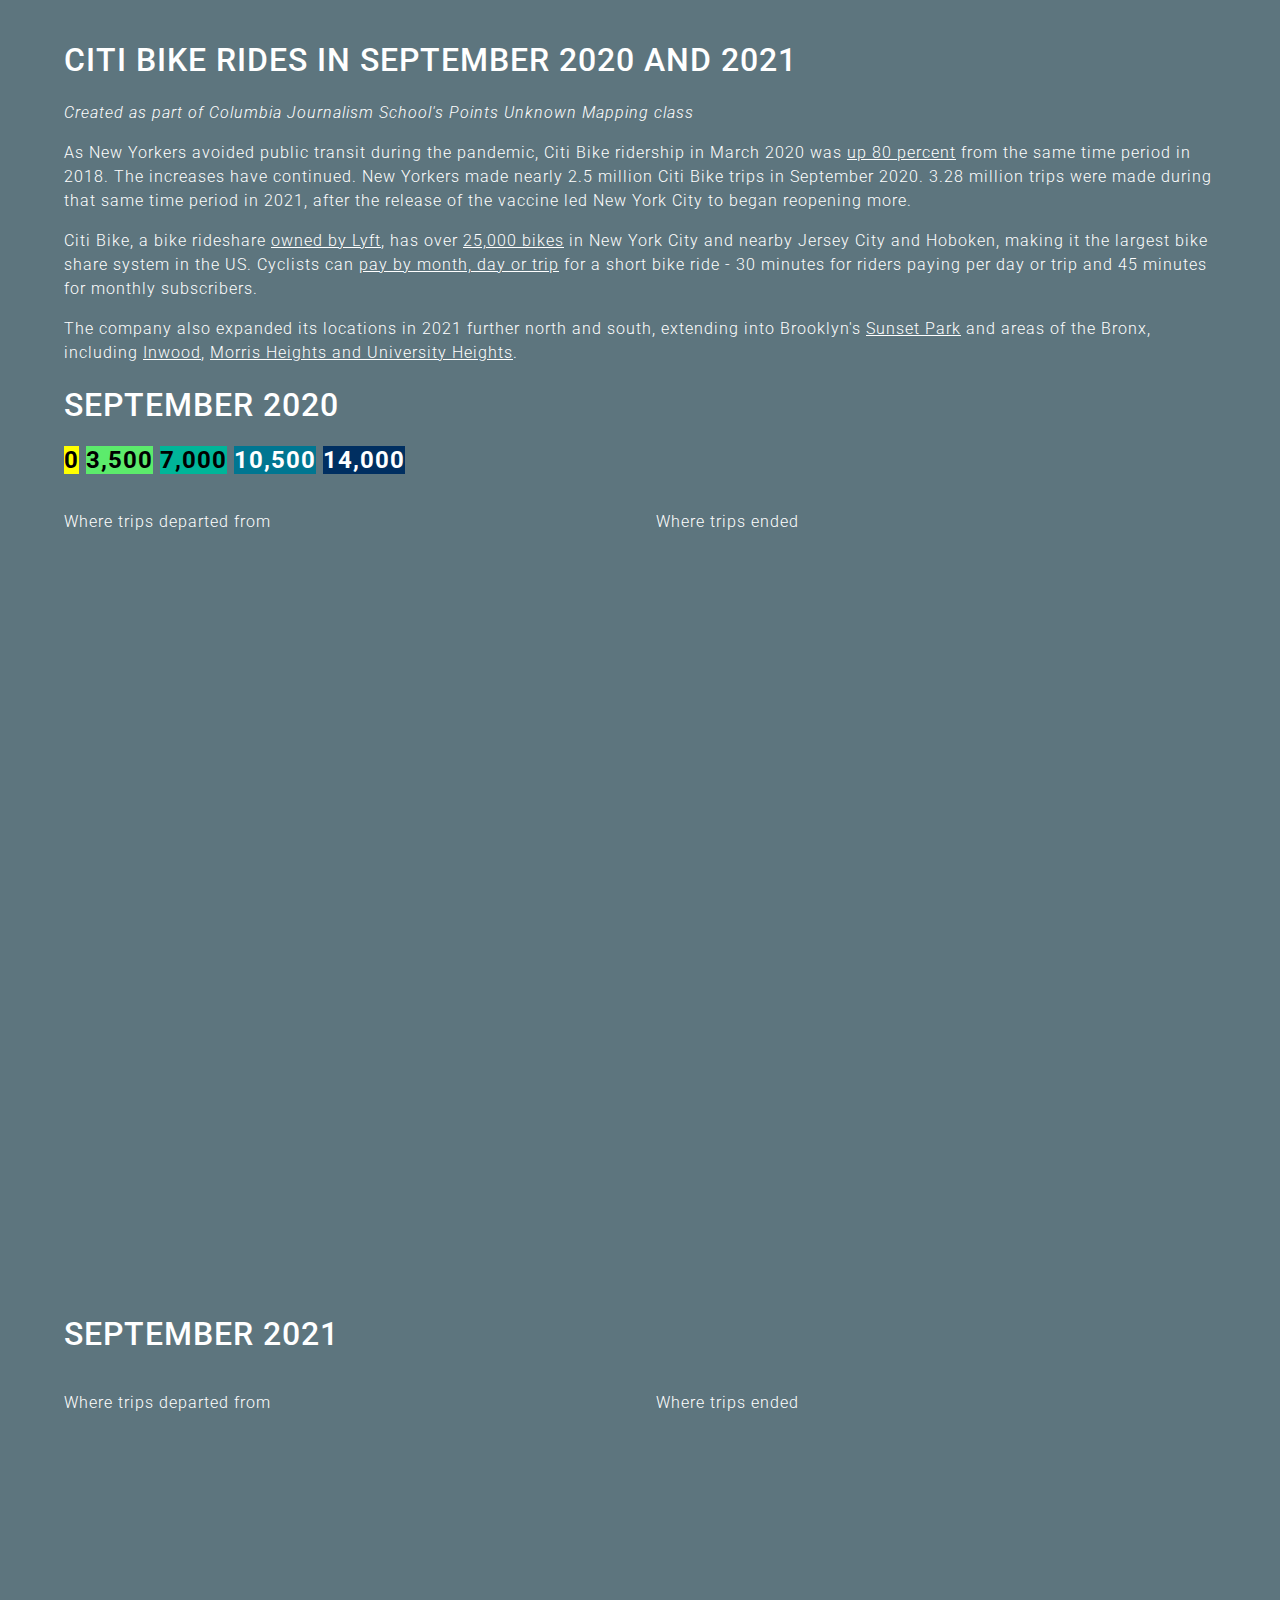
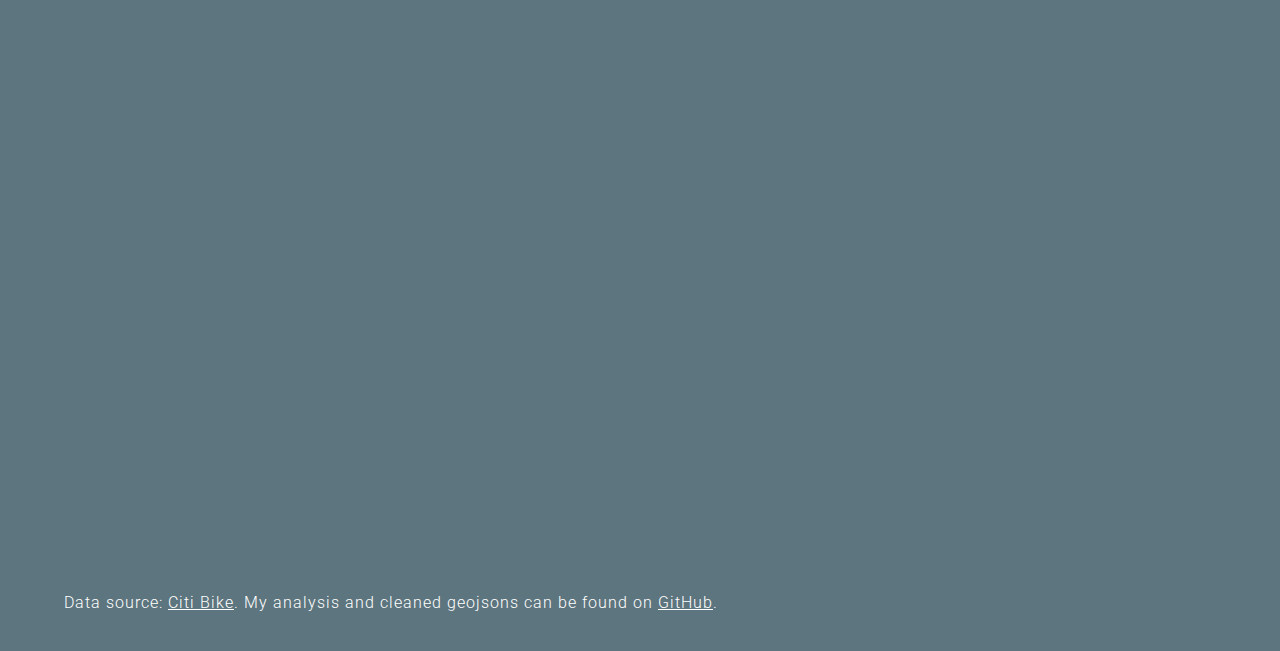
<file: citibike/index.html>
<!DOCTYPE html>
<html>
<head>
    <meta charset='utf-8' />
    <title>Mapping Citi Bike Rides</title>
    <link rel="shortcut icon" href="favicon.ico?" type="image/x-icon">
    <meta name='viewport' content='initial-scale=1,maximum-scale=1,user-scalable=no' />
    <script src='https://api.mapbox.com/mapbox-gl-js/v2.8.2/mapbox-gl.js'></script>
    <link href='https://api.mapbox.com/mapbox-gl-js/v2.8.2/mapbox-gl.css' rel='stylesheet' />
    <link rel="stylesheet" href="styles.css">
</head>

<body>
<!-- Blurb -->
    <div class="text-container" style="padding-top: 20px; padding-bottom: 20px;">
    <h1>Citi Bike Rides in September 2020 and 2021</h1>
    <p><em>Created as part of Columbia Journalism School's Points Unknown Mapping class</em></p>

    <p>As New Yorkers avoided public transit during the pandemic, Citi Bike ridership in March 2020 was <a href="https://nyc.streetsblog.org/2020/03/12/boom-new-citi-bike-stats-show-cycling-surge-is-real-but-mayor-is-not-acting/">up 80 percent</a> from the same time period in 2018. The increases have continued. New Yorkers made nearly 2.5 million Citi Bike trips in September 2020. 3.28 million trips were made during that same time period in 2021, after the release of the vaccine led New York City to began reopening more.</p>

    <p>Citi Bike, a bike rideshare <a href="https://ride.citibikenyc.com/blog/citi-bike-is-going-to-dramatically-expand">owned by Lyft</a>, has over <a href="https://citibikenyc.com/how-it-works">25,000 bikes</a> in New York City and nearby Jersey City and Hoboken, making it the largest bike share system in the US. Cyclists can <a href="https://citibikenyc.com/how-it-works">pay by month, day or trip</a> for a short bike ride - 30 minutes for riders paying per day or trip and 45 minutes for monthly subscribers.</p>

    <p>The company also expanded its locations in 2021 further north and south, extending into Brooklyn's <a href="https://ride.citibikenyc.com/blog/citi-bike-expanding-to-sunset-park-windsor-terrace-and-greenwood-heights">Sunset Park</a> and areas of the Bronx, including <a href="https://patch.com/new-york/washington-heights-inwood/citi-bike-arrives-inwood-completing-manhattan-expansion">Inwood</a>, <a href="https://twitter.com/nyc_dot/status/1354892080129204232">Morris Heights and University Heights</a>.</p>

<!-- 2020 maps -->
<h1>September 2020</h1>
    
<h2>
    <span style="background: #ffff00"> 0</span> 
    <span style="background: #5ceb6c"> 3,500</span>
    <span style="background: #00b599"> 7,000</span>
    <span style="background: #007691; color: white"> 10,500</span>
    <span style="background: #002f61; color: white"> 14,000</span>
</h2>
<!-- 0,
'#ffff00',
3500,
'#5ceb6c',
7000,
'#00b599',
10500,
'#007691',
14000,
'#002f61' -->

    <div class="wrapper">
        <div>
            <p>Where trips departed from</p>
            <div id='map'>
            </div>
            <script type='text/javascript' src="map.js"></script>
        </div>

        <div>
            <p>Where trips ended</p>
            <div id='map2'>
            </div>
            <script type='text/javascript' src="map2.js"></script>
        </div>
      </div>

<!-- 2021 maps -->
<h1>September 2021</h1>
    <div class="wrapper">
        <div>
            <p>Where trips departed from</p>
            <div id='map3'>
            </div>
            <script type='text/javascript' src="map3.js"></script>
        </div>

        <div>
            <p>Where trips ended</p>
            <div id='map4'>
            </div>
            <script type='text/javascript' src="map4.js"></script>
        </div>
    </div>

<!-- Footer -->

<p>Data source: <a href="https://ride.citibikenyc.com/system-data">Citi Bike</a>. My analysis and cleaned geojsons can be found on <a href="https://github.com/ilenapeng/points-unknown-data/tree/main/citibike">GitHub</a>.
</div>

</body>

</html>
</file>
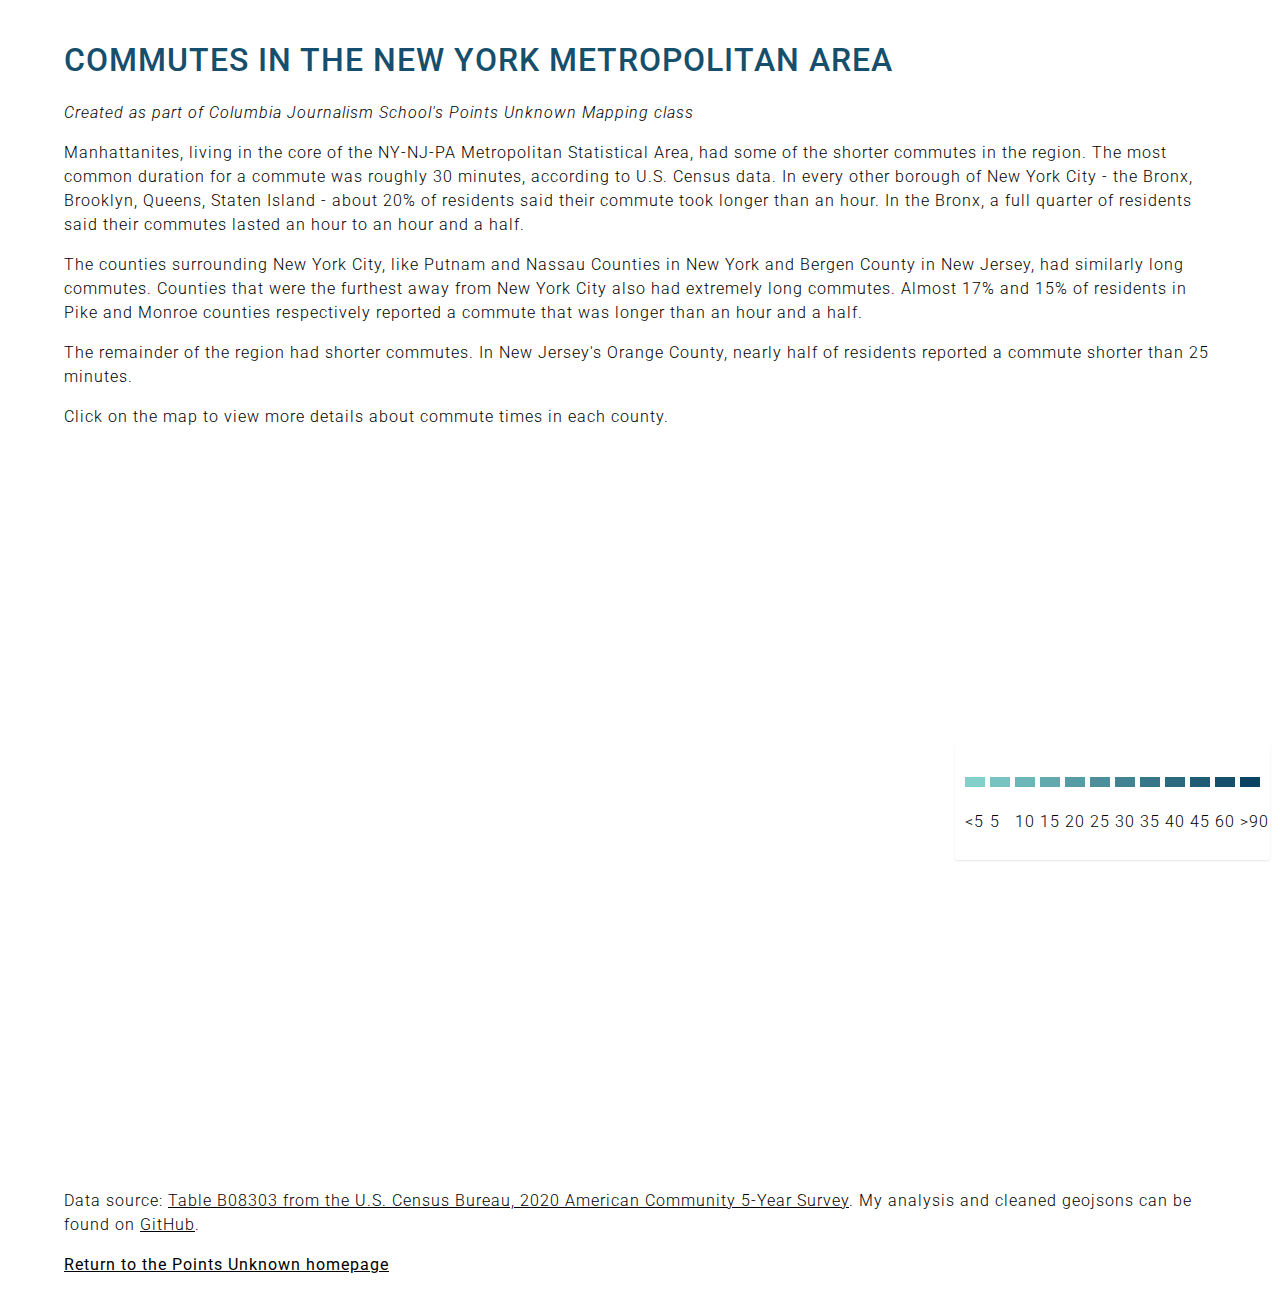
<file: ny-metro-area-commutes/index.html>
<!DOCTYPE html>
<html>
<head>
    <meta charset='utf-8' />
    <title>Commutes in the NY metro area</title>
    <link rel="shortcut icon" href="favicon.ico?" type="image/x-icon">
    <meta name='viewport' content='initial-scale=1,maximum-scale=1,user-scalable=no' />
    <script src='https://api.mapbox.com/mapbox-gl-js/v2.8.2/mapbox-gl.js'></script>
    <link href='https://api.mapbox.com/mapbox-gl-js/v2.8.2/mapbox-gl.css' rel='stylesheet' />
    <link rel="stylesheet" href="styles.css">
</head>

<body>
<!-- Blurb -->
<div class="text-container" style="padding-top: 20px; padding-bottom: 20px;">
<h1>Commutes in the New York Metropolitan Area</h1>
<p><em>Created as part of Columbia Journalism School's Points Unknown Mapping class</em></p>

<p>
    Manhattanites, living in the core of the NY-NJ-PA Metropolitan Statistical Area, had some of the shorter commutes in the region. The most common duration for a commute was roughly 30 minutes, according to U.S. Census data.

    In every other borough of New York City - the Bronx, Brooklyn, Queens, Staten Island - about 20% of residents said their commute took longer than an hour. In the Bronx, a full quarter of residents said their commutes lasted an hour to an hour and a half.

</p>

<p>
    The counties surrounding New York City, like Putnam and Nassau Counties in New York and Bergen County in New Jersey, had similarly long commutes.

    Counties that were the furthest away from New York City also had extremely long commutes. Almost 17% and 15% of residents in Pike and Monroe counties respectively reported a commute that was longer than an hour and a half.
</p>

<p>
    The remainder of the region had shorter commutes. In New Jersey's Orange County, nearly half of residents reported a commute shorter than 25 minutes.
</p>

<p>
    Click on the map to view more details about commute times in each county.
</p>

<div>
    <div id='map'>
        <div class="legend">
            <div>
                <p>
                    <span style="background-color: #83D0CB"></span>
                    <span style="background-color: #78C3C1"></span>
                    <span style="background-color: #6DB6B8"></span>
                    <span style="background-color: #62A9AE"></span>
                    <span style="background-color: #579CA5"></span>
                    <span style="background-color: #4C8F9B"></span>
                    <span style="background-color: #428392"></span>
                    <span style="background-color: #377688"></span>
                    <span style="background-color: #2C697F"></span>
                    <span style="background-color: #215C75"></span>
                    <span style="background-color: #164F6C"></span>
                    <span style="background-color: #0B4262"></span>
                </p>
            </div>
            <div class="legend-key">
                <p>
                    <span>&#60;5</span>
                    <span>5</span>
                    <span>10</span>
                    <span>15</span>
                    <span>20</span>
                    <span>25</span>
                    <span>30</span>
                    <span>35</span>
                    <span>40</span>
                    <span>45</span>
                    <span>60</span>
                    <span>&#62;90</span>
                </p>
            </div>
        </div>
    </div>
    <script type='text/javascript' src="map.js"></script>
</div>

<!-- Footer -->

<p>Data source: <a href="https://censusreporter.org/tables/B08303/">Table B08303 from the U.S. Census Bureau, 2020 American Community 5-Year Survey</a>. My analysis and cleaned geojsons can be found on <a href="https://github.com/ilenapeng/points-unknown-data/tree/main/ny-metro-area-commutes">GitHub</a>.

<p><b><a href="https://ilenapeng.github.io/points-unknown">Return to the Points Unknown homepage</a></b></p>

</div>

</body>

</html>
</file>
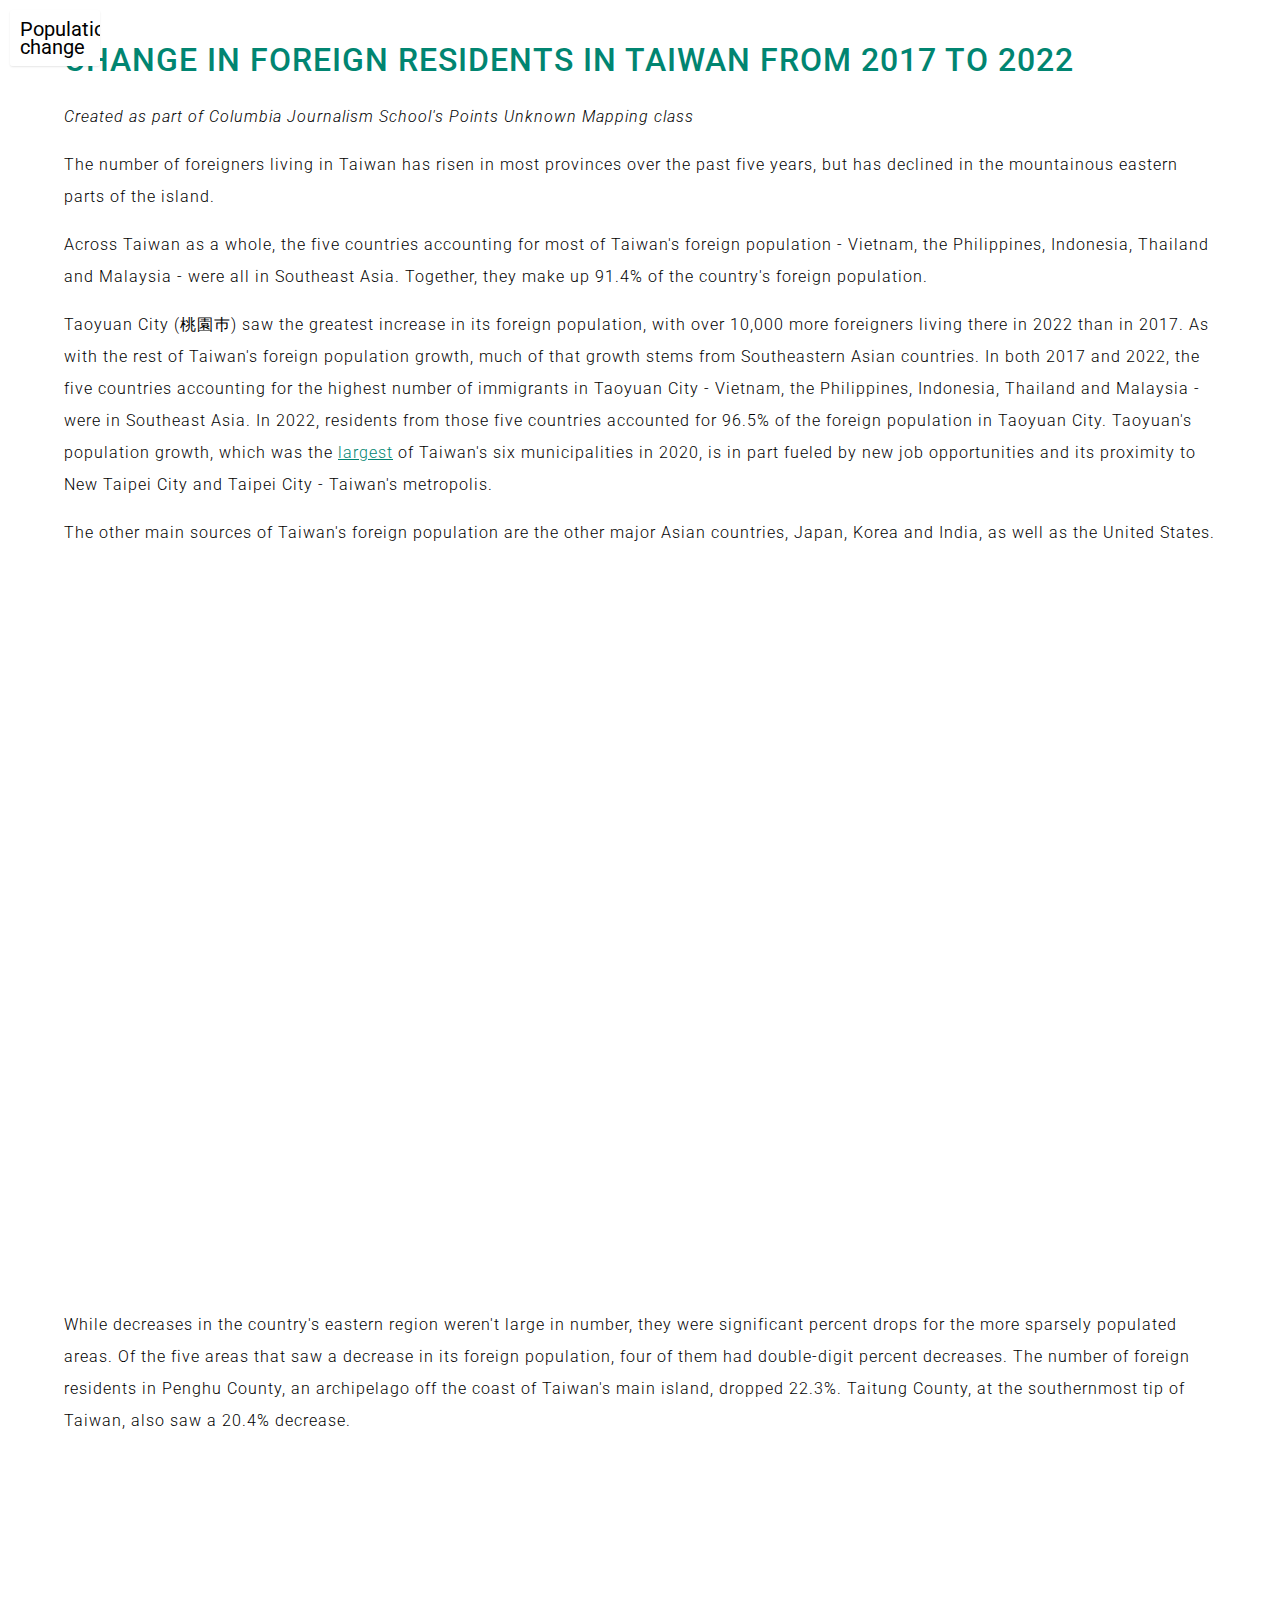
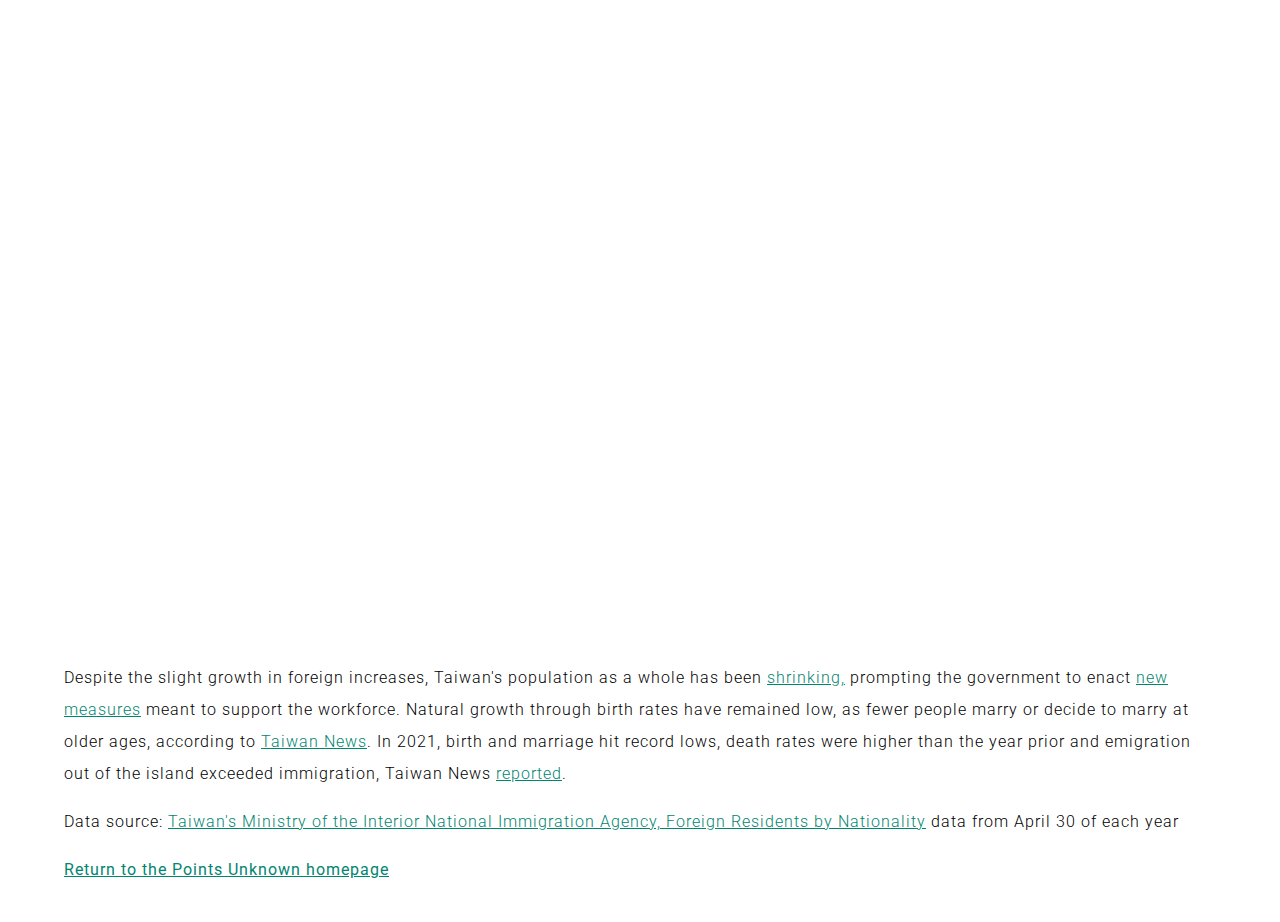
<file: taiwan-foreign-residents/index.html>
<!DOCTYPE html>
<html>
<head>
    <meta charset='utf-8' />
    <title>Taiwan's Foreign Population</title>
    <link rel="shortcut icon" href="favicon.ico?" type="image/x-icon">
    <meta name='viewport' content='initial-scale=1,maximum-scale=1,user-scalable=no' />
    <script src='https://api.mapbox.com/mapbox-gl-js/v2.8.2/mapbox-gl.js'></script>
    <link href='https://api.mapbox.com/mapbox-gl-js/v2.8.2/mapbox-gl.css' rel='stylesheet' />
    <link rel="stylesheet" href="styles.css">
</head>

<body>
    <!-- Blurb -->
    <div class="text-container" style="padding-top: 20px;">
    <h1>Change in Foreign Residents in Taiwan from 2017 to 2022</h1>

    <p><em>Created as part of Columbia Journalism School's Points Unknown Mapping class</em></p>

    <!-- Map -->
    <p>The number of foreigners living in Taiwan has risen in most provinces over the past five years, but has declined in the mountainous eastern parts of the island.</p>

    <p>Across Taiwan as a whole, the five countries accounting for most of Taiwan's foreign population  - Vietnam, the Philippines, Indonesia, Thailand and Malaysia - were all in Southeast Asia. Together, they make up 91.4% of the country's foreign population.
    </p>

    <p>Taoyuan City (桃園巿) saw the greatest increase in its foreign population, with over 10,000 more foreigners living there in 2022 than in 2017. 

        As with the rest of Taiwan's foreign population growth, much of that growth stems from Southeastern Asian countries. In both 2017 and 2022, the five countries accounting for the highest number of immigrants in Taoyuan City - Vietnam, the Philippines, Indonesia, Thailand and Malaysia - were in Southeast Asia.

        In 2022, residents from those five countries accounted for 96.5% of the foreign population in Taoyuan City.
        
        Taoyuan's population growth, which was the <a href="https://focustaiwan.tw/society/202101230008">largest</a> of Taiwan's six municipalities in 2020, is in part fueled by new job opportunities and its proximity to New Taipei City and Taipei City - Taiwan's metropolis.
        
    </p>

    <p>
        The other main sources of Taiwan's foreign population are the other major Asian countries, Japan, Korea and India, as well as the United States.
    </p>

    </div>

    <div id='map'>
        <div class='map-overlay' id='legend'><b>Population change</b></div>
    </div>
    <script type='text/javascript' src="map.js"></script>

    <div class="text-container" style="padding-bottom: 20px;">

    <p>
        While decreases in the country's eastern region weren't large in number, they were significant percent drops for the more sparsely populated areas. 
        Of the five areas that saw a decrease in its foreign population, four of them had double-digit percent decreases. The number of foreign residents in Penghu County, an archipelago off the coast of Taiwan's main island, dropped 22.3%. Taitung County, at the southernmost tip of Taiwan, also saw a 20.4% decrease.
    </p>

    <div class="datawrapper" style="max-width:60%; margin: 0 auto; padding-top:20px; padding-bottom:20px;">
    <iframe title="Change in foreign resident population in Taiwan " aria-label="Table" id="datawrapper-chart-i65im" src="https://datawrapper.dwcdn.net/i65im/1/" scrolling="no" frameborder="0" style="width: 0; min-width: 100% !important; border: none;" height="749"></iframe><script type="text/javascript">!function(){"use strict";window.addEventListener("message",(function(e){if(void 0!==e.data["datawrapper-height"]){var t=document.querySelectorAll("iframe");for(var a in e.data["datawrapper-height"])for(var r=0;r<t.length;r++){if(t[r].contentWindow===e.source)t[r].style.height=e.data["datawrapper-height"][a]+"px"}}}))}();</script>
    </div>

    <p>

    Despite the slight growth in foreign increases, Taiwan's population as a whole has been <a href="https://taiwaninsight.org/2019/02/05/taiwans-population-growth-or-lack-thereof/">shrinking,</a> prompting the government to enact <a href="https://www.scmp.com/economy/china-economy/article/3106632/taiwans-shrinking-population-forces-government-woo-overseas">new measures</a> meant to support the workforce.

    Natural growth through birth rates have remained low, as fewer people marry or decide to marry at older ages, according to <a href="https://www.taiwannews.com.tw/en/news/3278093">Taiwan News</a>.
    
    In 2021, birth and marriage hit record lows, death rates were higher than the year prior and emigration out of the island exceeded immigration, Taiwan News <a href="https://www.taiwannews.com.tw/en/news/4404943">reported</a>.
    </p>

    <p>Data source: <a href="https://www.immigration.gov.tw/5475/5478/141478/141380/">Taiwan's Ministry of the Interior National Immigration Agency, Foreign Residents by Nationality</a> data from April 30 of each year</p>

    <p><b><a href="https://ilenapeng.github.io/points-unknown">Return to the Points Unknown homepage</a></b></p>

    </div>

</body>

</html>
</file>
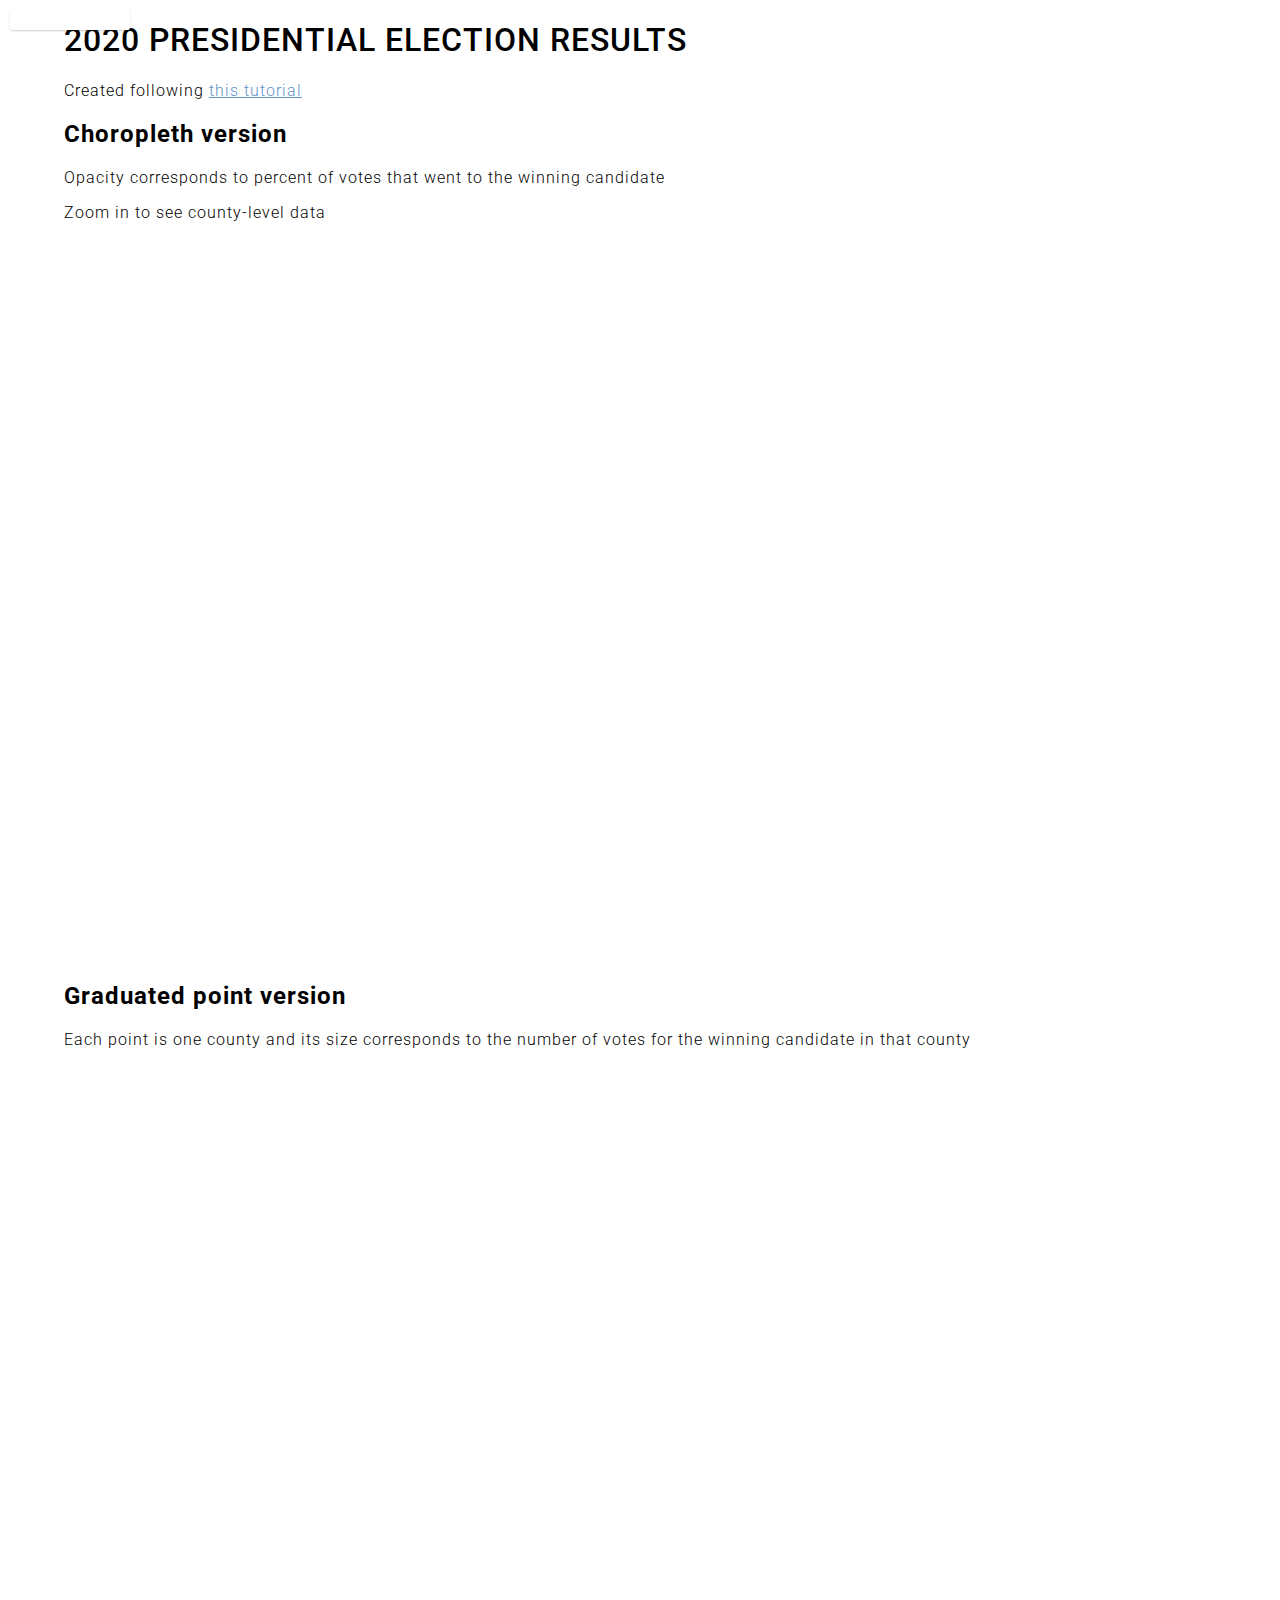
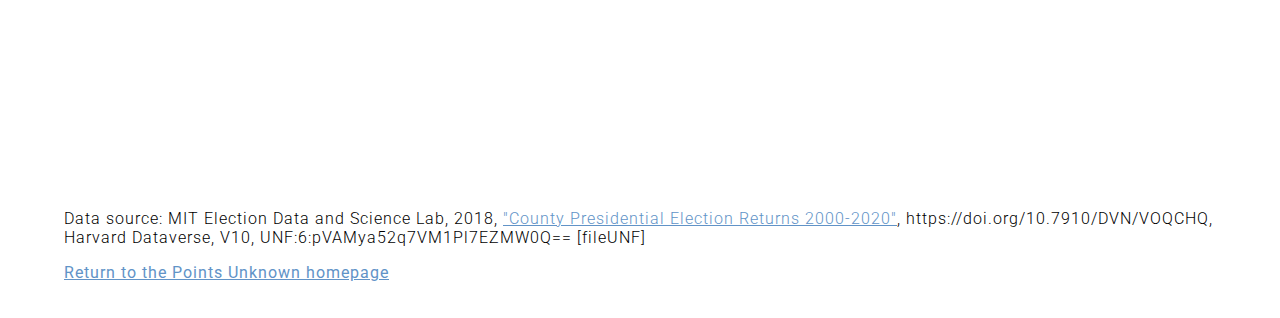
<file: us-elections-2020/index.html>
<!DOCTYPE html>
<html>
<head>
    <meta charset='utf-8' />
    <title>2020 Election Results Map</title>
    <link rel="shortcut icon" href="favicon.ico?" type="image/x-icon">
    <meta name='viewport' content='initial-scale=1,maximum-scale=1,user-scalable=no' />
    <script src='https://api.mapbox.com/mapbox-gl-js/v2.8.2/mapbox-gl.js'></script>
    <link href='https://api.mapbox.com/mapbox-gl-js/v2.8.2/mapbox-gl.css' rel='stylesheet' />
    <link rel="stylesheet" href="styles.css">
</head>

<body>
    <!-- Blurb -->
    <div class="text-container">
    <h1>2020 Presidential Election Results</h1>
    <p>Created following <a href="https://pointsunknown.nyc/web%20mapping/mapbox/python/pandas/geopandas/2021/07/14/08A_WebmappingElectionData.html">this tutorial</a></p>

    <!-- Choropleth map -->
    <h2>Choropleth version</h2>
    <p>Opacity corresponds to percent of votes that went to the winning candidate</p>
    <p>Zoom in to see county-level data</p>
    </div>

    <div id='map'>
        <div class='map-overlay' id='legend'></div>
    </div>
    <script type='text/javascript' src="map.js"></script>

    <!-- Graduated point map -->
    <div class="text-container">
    <h2>Graduated point version</h2>
    <p>Each point is one county and its size corresponds to the number of votes for the winning candidate in that county</p>
    </div>

    <div id='map2'>

        <div class='map-overlay2' id='legend2'></div>

    </div>
    <!-- <div class='map-overlay2' id='legend2'></div> -->
    <script type='text/javascript' src="map2.js"></script>

    <div class="text-container" style="padding-bottom: 20px;">
    <p>Data source: MIT Election Data and Science Lab, 2018, <a href="https://dataverse.harvard.edu/dataset.xhtml?persistentId=doi:10.7910/DVN/VOQCHQ">"County Presidential Election Returns 2000-2020"</a>, https://doi.org/10.7910/DVN/VOQCHQ, Harvard Dataverse, V10, UNF:6:pVAMya52q7VM1Pl7EZMW0Q== [fileUNF]</p>

    <p><b><a href="https://ilenapeng.github.io/points-unknown">Return to the Points Unknown homepage</a></b></p>

    </div>

</body>

</html>
</file>
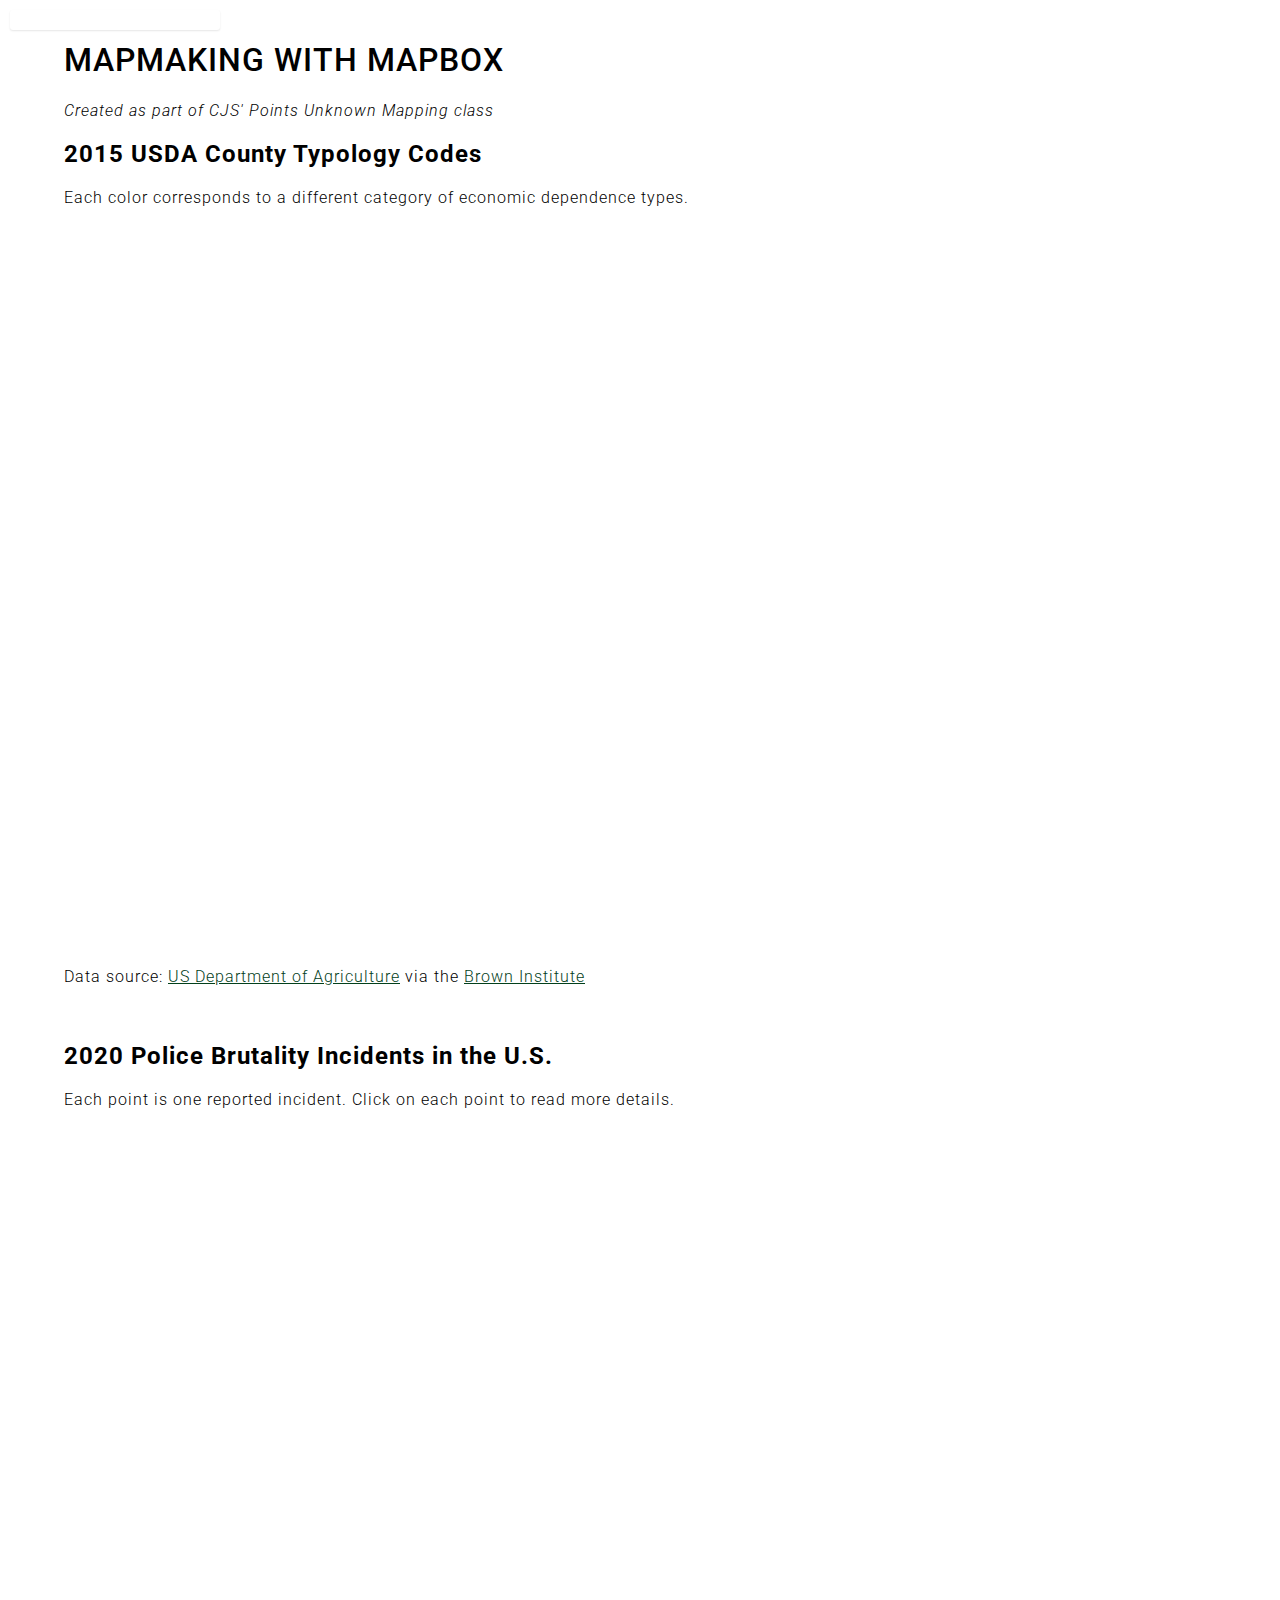
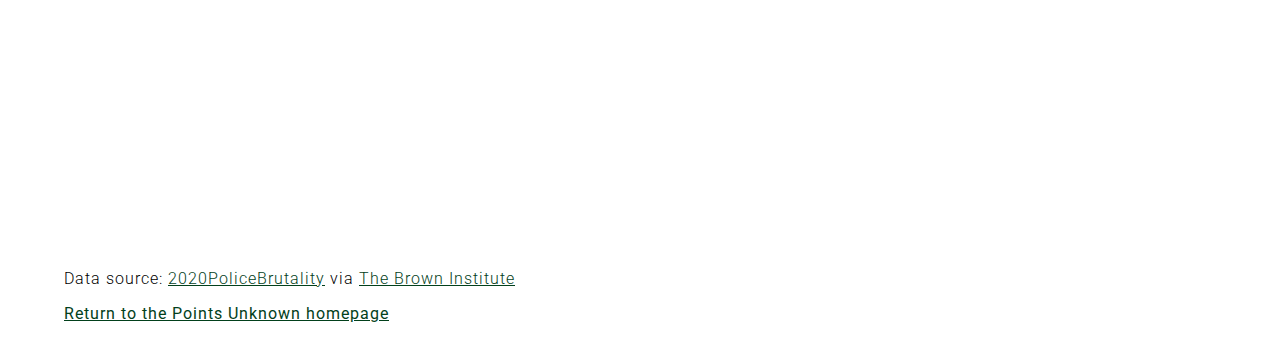
<file: web-maps/index.html>
<!DOCTYPE html>
<html>
<head>
    <meta charset='utf-8' />
    <title>Mapmaking with Mapbox</title>
    <link rel="shortcut icon" href="favicon.ico?" type="image/x-icon">
    <meta name='viewport' content='initial-scale=1,maximum-scale=1,user-scalable=no' />
    <script src='https://api.mapbox.com/mapbox-gl-js/v2.8.2/mapbox-gl.js'></script>
    <link href='https://api.mapbox.com/mapbox-gl-js/v2.8.2/mapbox-gl.css' rel='stylesheet' />
    <link rel="stylesheet" href="styles.css">
</head>

<body>
    <!-- Blurb -->
    <div class="text-container" style="padding-top: 20px;">
    <h1>Mapmaking with Mapbox</h1>
    <em><p>Created as part of CJS' Points Unknown Mapping class</p></em>

    <!-- County typology map -->
    <h2>2015 USDA County Typology Codes</h2>
    <p>Each color corresponds to a different category of economic dependence types.</p>
    <!-- <p>Zoom in to see county-level data</p> -->
    </div>

    <div id='map'>
        <div class='map-overlay' id='legend'></div>
    </div>
    <script type='text/javascript' src="map.js"></script>

    <div class="text-container" style="padding-bottom: 20px;">
    <p>Data source: <a href="https://www.ers.usda.gov/data-products/county-typology-codes/">US Department of Agriculture</a> via the <a href="https://github.com/browninstitute/pointsunknowndata/blob/main/webmapAssignmentDataset/countyTypologyCodes.geojson">Brown Institute</a></p>
    </div>

    <!-- Police brutality map -->
    <div class="text-container">
    <h2>2020 Police Brutality Incidents in the U.S.</h2>
    <p>Each point is one reported incident. Click on each point to read more details.</p>
    </div>

    <div id='map2'>
    </div>
    <script type='text/javascript' src="map2.js"></script>

    <div class="text-container" style="padding-bottom: 20px;">
    <p>Data source: <a href="https://github.com/2020PB/police-brutality">2020PoliceBrutality</a> via <a href="https://github.com/browninstitute/pointsunknowndata/tree/main/webmapAssignmentDataset">The Brown Institute</a></p>

    <p><b><a href="https://ilenapeng.github.io/points-unknown">Return to the Points Unknown homepage</a></b></p>

    </div>

</body>

</html>
</file>
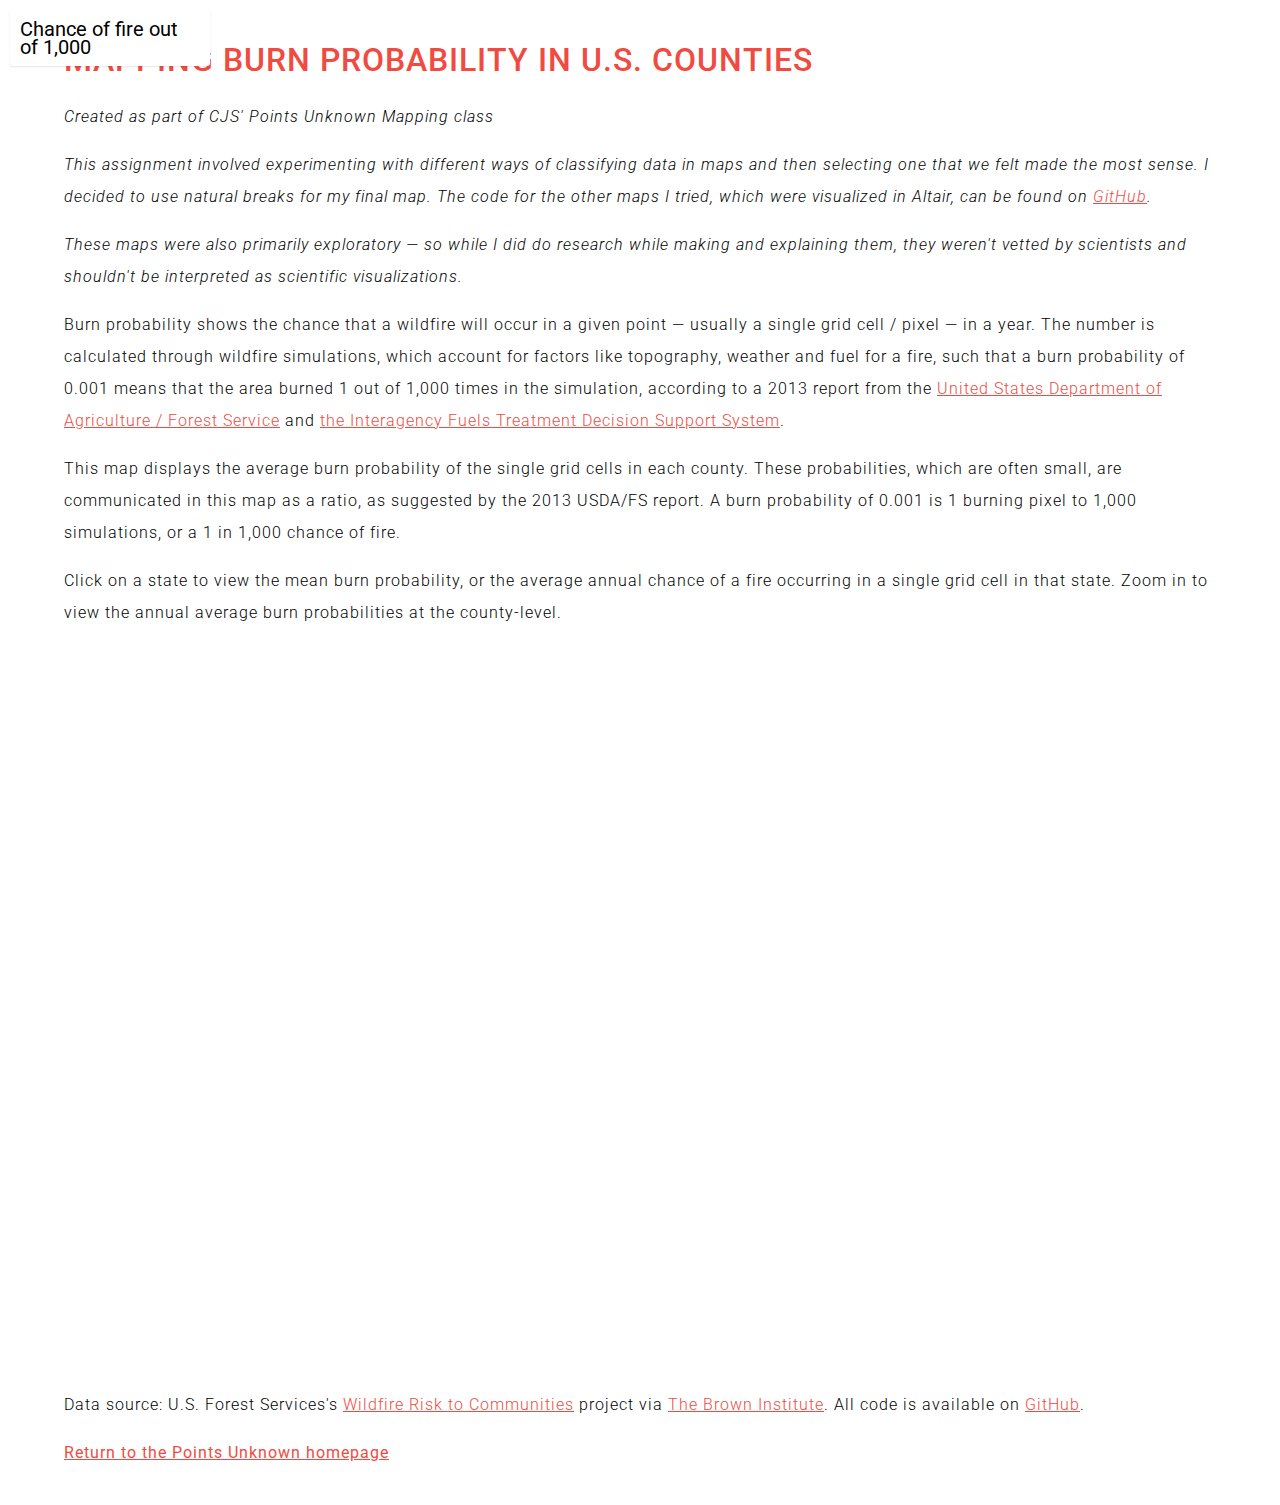
<file: wildfire-burn-probability/index.html>
<!DOCTYPE html>
<html>
<head>
    <meta charset='utf-8' />
    <title>Mapping Wildfire Burn Probability</title>
    <link rel="shortcut icon" href="favicon.ico?" type="image/x-icon">
    <meta name='viewport' content='initial-scale=1,maximum-scale=1,user-scalable=no' />
    <script src='https://api.mapbox.com/mapbox-gl-js/v2.8.2/mapbox-gl.js'></script>
    <link href='https://api.mapbox.com/mapbox-gl-js/v2.8.2/mapbox-gl.css' rel='stylesheet' />
    <link rel="stylesheet" href="styles.css">
</head>

<body>
    <!-- Blurb -->
    <div class="text-container" style="padding-top: 20px;">
    <h1>Mapping burn probability in U.S. counties</h1>
    <em>
        <p>Created as part of CJS' Points Unknown Mapping class</p>
        <p>This assignment involved experimenting with different ways of classifying data in maps and then selecting one that we felt made the most sense. I decided to use natural breaks for my final map. The code for the other maps I tried, which were visualized in Altair, can be found on <a href="https://github.com/ilenapeng/points-unknown-data/blob/main/wildfire-burn-probability/burn-probability.ipynb">GitHub</a>.</p>
        <p>These maps were also primarily exploratory — so while I did do research while making and explaining them, they weren't vetted by scientists and shouldn't be interpreted as scientific visualizations.</p>
    </em>

    <p>Burn probability shows the chance that a wildfire will occur in a given point — usually a single grid cell / pixel — in a year. 
        The number is calculated through wildfire simulations, which account for factors like topography, weather and fuel for a fire, 
        such that a burn probability of 0.001 means that the area burned 1 out of 1,000 times in the simulation, according to a 2013 report from the <a href="https://www.fs.fed.us/rm/pubs/rmrs_gtr315.pdf">United States Department of Agriculture / Forest Service</a> and <a href="https://iftdss.firenet.gov/firenetHelp/help/pageHelp/content/20-models/lbp/out/burnprob.htm">the Interagency Fuels Treatment Decision Support System</a>. 
    </p>

    <p>This map displays the average burn probability of the single grid cells in each county. These probabilities, which are often small, are communicated in this map as a ratio, as suggested by the 2013 USDA/FS report. A burn probability of 0.001 is 1 burning pixel to 1,000 simulations, or a 1 in 1,000 chance of fire.
    </p>

    <p>Click on a state to view the mean burn probability, or the average annual chance of a fire occurring in a single grid cell in that state. Zoom in to view the annual average burn probabilities at the county-level.</p>
    </div>

    <div id='map'>
        <div id="state-legend" class="state-legend">
            <b>Chance of fire out of 1,000</b>
        </div>
        
        <div id="county-legend" class="county-legend" style="display: none">
            <b>Chance of fire out of 1,000</b>
        </div>
    </div>
    <script type='text/javascript' src="map.js"></script>

    <div class="text-container" style="padding-bottom: 20px;">
    <p>Data source: U.S. Forest Services's <a href="https://wildfirerisk.org/download/">Wildfire Risk to Communities</a> project via <a href="https://brown-institute-assets.s3.amazonaws.com/Objects/pointsunknown/WildfireRiskToCommunities_County_Summary_2020-03-31.xlsx">The Brown Institute</a>. All code is available on <a href="https://github.com/ilenapeng/points-unknown-data/tree/main/wildfire-burn-probability">GitHub</a>.</p>

    <p><b><a href="https://ilenapeng.github.io/points-unknown">Return to the Points Unknown homepage</a></b></p>

    </div>

</body>

</html>
</file>
<file: citibike/styles.css>
@import url('https://fonts.googleapis.com/css2?family=Roboto:wght@300;500&display=swap');

html {background-color: #5d757e}

text {color: white}

body {
    margin: 0;
    padding: 0;
    font-family: 'Roboto', sans-serif;
}

h1 {
    letter-spacing: 1px;
    text-transform: uppercase;
    font-weight:500;
    color: white
}

/* using this one for the tooltip */
h2 {
    letter-spacing: 1px;
}

p {
    font-weight: 300;
    letter-spacing: 1px;
    line-height: 1.5em;
    color: white
}

a, a:visited {color: white;}

.text-container {
    max-width: 90%; 
    margin: 0 auto
}

.wrapper {
    display: grid;
    grid-template-columns: 1fr 1fr;
    column-gap: 2rem;
    /* grid-template-rows: 50px 50px; */
}

@media only screen and (max-width: 800px) {
    .wrapper {
      grid-template-columns: 1fr;
    }
  }

#map {
    width: 100%;
    height: 600px;
    margin: 5em auto;
}

#map2 {
    width: 100%;
    height: 600px;
    margin: 5em auto;
}

#map3 {
    width: 100%;
    height: 600px;
    margin: 5em auto;
}

#map4 {
    width: 100%;
    height: 600px;
    margin: 5em auto;
}

.mapboxgl-popup-content {
    max-height:300px;
    overflow-y: scroll;
    }

.mapboxgl-popup-content h4 {
    font-weight: 300;
    font-size: 1.2em;
    /* border-width: 0px 0px 0.5px 0px;
    border-style: solid;
    border-color: rgb(80, 80, 80); */
    margin-top: 0.5em;
    margin-bottom: 0.5em;
}
.mapboxgl-popup-content h2 {
    font-weight: 500;
    margin-top: 0.5em;
    margin-bottom: 0.3em;
}
.mapboxgl-popup-content p {
    font-weight: 300;
    margin-top: 0.3em;
    margin-bottom: 0em;
}

/* legend 1 */
.map-overlay {
    position: absolute;
    top: 0;
    left: 0;
    background: white;
    margin-left: 10px;
    margin-top: 10px;
    font-family: Roboto;
    font-weight: 300;
    font-size: 1.25em;
    overflow: auto;
    border-radius: 3px;
    z-index:1;
  }
  
#features {
top: 0;
height: 100px;
margin-top: 20px;
width: 250px;
}

#legend {
padding: 10px;
box-shadow: 0 1px 2px rgba(0, 0, 0, 0.1);
line-height: 18px;
margin-bottom: 40px;
width: 190px;
}

.legend-key {
display: inline-block;
border-radius: 20%;
width: 10px;
height: 10px;
margin-right: 5px;
}
</file>
<file: ny-metro-area-commutes/styles.css>
@import url('https://fonts.googleapis.com/css2?family=Roboto:wght@300;500&display=swap');

body {
    margin: 0;
    padding: 0;
    font-family: 'Roboto', sans-serif;
}

h1 {
    letter-spacing: 1px;
    text-transform: uppercase;
    font-weight:500;
    color: #164F6C;
}

/* using this one for the tooltip */
h2 {
    letter-spacing: 1px;
}

p {
    font-weight: 300;
    letter-spacing: 1px;
    line-height: 1.5em;
    color: black
}

a, a:visited {color: black;}

.text-container {
    max-width: 90%; 
    margin: 0 auto
}

#map {
    width: 100%;
    height: 600px;
    margin: 5em auto;
}

.mapboxgl-popup-content {
    width:350px;
    max-height:300px;
    overflow-y: scroll;
    }

.mapboxgl-popup-content .grid {
    display: flex;
  }
  
.mapboxgl-popup-content .column {
    flex: 50%;
  }

.mapboxgl-popup-content h4 {
    font-weight: 300;
    font-size: 1.4em;
    /* border-width: 0px 0px 0.5px 0px;
    border-style: solid;
    border-color: rgb(80, 80, 80); */
    margin-top: 0.5em;
    margin-bottom: 0.5em;
}
.mapboxgl-popup-content h2 {
    font-weight: 500;
    margin-top: 0.5em;
    margin-bottom: 0.3em;
}
.mapboxgl-popup-content p {
    font-weight: 300;
    font-size: 1em;
    margin-top: 0.3em;
    margin-bottom: 0em;
    line-height: 1em;
}

.legend div span {
    border-radius: 50%;
    display: inline-block;
    height: 10px;
    margin-left: 5px;
    width: 7px;
}

.legend hr {
    border-top: .2em dashed #404040;
    border-bottom: 0em;
    margin-top: .75em;
    margin-bottom: .75em;
}

.legend {
    position: absolute;
    bottom: 0;
    right: 0;
    background: white;
    margin-bottom: 10px;
    margin-right: 10px;
    font-family: Roboto;
    font-weight: 300;
    font-size: 1em;
    overflow: auto;
    border-radius: 3px;
    z-index:1;
    padding: 10px;
    box-shadow: 0 1px 2px rgba(0, 0, 0, 0.1);
    line-height: 18px;
    margin-bottom: 40px;
    max-width: 300px;
}

.legend div span {
border-radius: 0%;
display: inline-block;
height: 10px;
margin-top: 0px;
margin-right: 0px;
margin-left: 0px;
width: 20px;
}

.legend-text span{
border-radius: 0%;
display: inline-block;
height: 10px;
margin-top: 0px;
margin-right: 5px;
margin-left: 0px;
width: 20px;
}
</file>
<file: taiwan-foreign-residents/styles.css>
@import url('https://fonts.googleapis.com/css2?family=Roboto:wght@300;500&display=swap');

body {
    margin: 0;
    padding: 0;
    font-family: 'Roboto', sans-serif;
}

h1 {
    letter-spacing: 1px;
    text-transform: uppercase;
    font-weight:500;
    color: #018571;
}

h2 {
    letter-spacing: 1px;
}

.text-container p {
    font-weight: 300;
    letter-spacing: 1px;
    line-height: 2rem;
}

a, a:visited {color: #018571;}

.text-container {
    max-width: 90%; 
    margin: 0 auto
}

#map {
    width: 90%;
    height: 600px;
    margin: 5em auto;
}

.mapboxgl-popup-content {width:250px;}

/* .mapboxgl-popup-content h4 {
    font-weight: 300;
    font-size: 0.9em;
    border-width: 0px 0px 0.5px 0px;
    border-style: solid;
    border-color: rgb(80, 80, 80);
    margin-top: 0.5em;
    margin-bottom: 0.5em;
} */

.mapboxgl-popup-content h2 {
    font-weight: 500;
    margin-top: 0.5em;
    margin-bottom: 0.3em;
}
.mapboxgl-popup-content p {
    font-weight: 300;
    margin-top: 0.3em;
    margin-bottom: 0em;
}

/* legend 1 */
.map-overlay {
    position: absolute;
    top: 0;
    left: 0;
    background: white;
    margin-left: 10px;
    margin-top: 10px;
    font-family: Roboto;
    font-weight: 300;
    font-size: 1.25em;
    overflow: auto;
    border-radius: 3px;
    z-index:1;
  }
  
#features {
top: 0;
height: 100px;
margin-top: 20px;
width: 250px;
}

#legend {
padding: 10px;
box-shadow: 0 1px 2px rgba(0, 0, 0, 0.1);
line-height: 18px;
margin-bottom: 40px;
width: 70px;
}

.legend-key {
display: inline-block;
border-radius: 20%;
width: 10px;
height: 10px;
margin-right: 5px;
}
</file>
<file: us-elections-2020/styles.css>
@import url('https://fonts.googleapis.com/css2?family=Roboto:wght@300;500&display=swap');

body {
    margin: 0;
    padding: 0;
    font-family: 'Roboto', sans-serif;
}

h1 {
    letter-spacing: 1px;
    text-transform: uppercase;
    font-weight:500;
}

h2 {
    letter-spacing: 1px;
}

p {
    font-weight: 300;
    letter-spacing: 1px;
}

a, a:visited {color: #6193c7;}

.text-container {
    max-width: 90%; 
    margin: 0 auto
}

#map {
    width: 90%;
    height: 600px;
    margin: 5em auto;
}

#map2 {
    width: 90%;
    height: 600px;
    margin: 5em auto;
}

.mapboxgl-popup-content h4 {
    font-weight: 300;
    font-size: 0.9em;
    border-width: 0px 0px 0.5px 0px;
    border-style: solid;
    border-color: rgb(80, 80, 80);
    margin-top: 0.5em;
    margin-bottom: 0.5em;
}
.mapboxgl-popup-content h2 {
    font-weight: 500;
    margin-top: 0.5em;
    margin-bottom: 0.3em;
}
.mapboxgl-popup-content p {
    font-weight: 300;
    margin-top: 0.3em;
    margin-bottom: 0em;
}

/* legend 1 */
.map-overlay {
    position: absolute;
    top: 0;
    left: 0;
    background: white;
    margin-left: 10px;
    margin-top: 10px;
    font-family: Roboto;
    font-weight: 300;
    font-size: 1.25em;
    overflow: auto;
    border-radius: 3px;
    z-index:1;
  }
  
#features {
top: 0;
height: 100px;
margin-top: 20px;
width: 250px;
}

#legend {
padding: 10px;
box-shadow: 0 1px 2px rgba(0, 0, 0, 0.1);
line-height: 18px;
margin-bottom: 40px;
width: 100px;
}

.legend-key {
display: inline-block;
border-radius: 20%;
width: 10px;
height: 10px;
margin-right: 5px;
}

/* legend 2 */
.map-overlay2 {
    position: absolute;
    top: 0;
    left: 0;
    background: white;
    margin-left: 10px;
    margin-top: 10px;
    font-family: Roboto, sans-serif;
    font-weight: 300;
    font-size: 1.25em;
    overflow: auto;
    border-radius: 3px;
    z-index:1;
  }
  
#features2 {
top: 0;
height: 100px;
margin-top: 20px;
width: 200px;
}

#legend2 {
padding: 10px;
box-shadow: 0 1px 2px rgba(0, 0, 0, 0.1);
line-height: 18px;
margin-bottom: 40px;
width: 100px;
}

.legend-key2 {
display: inline-block;
/* scale radius to 50 to create a circle */
border-radius: 50%;
width: 10px;
height: 10px;
margin-right: 5px;
}
</file>
<file: web-maps/styles.css>
@import url('https://fonts.googleapis.com/css2?family=Roboto:wght@300;500&display=swap');

body {
    margin: 0;
    padding: 0;
    font-family: 'Roboto', sans-serif;
}

h1 {
    letter-spacing: 1px;
    text-transform: uppercase;
    font-weight:500;
}

h2 {
    letter-spacing: 1px;
}

p {
    font-weight: 300;
    letter-spacing: 1px;
}

a, a:visited {color: #02401B;}

.text-container {
    max-width: 90%; 
    margin: 0 auto
}

#map {
    width: 90%;
    height: 600px;
    margin: 5em auto;
}

#map2 {
    width: 90%;
    height: 600px;
    margin: 5em auto;
}

.mapboxgl-popup-content {
    max-height:300px;
    overflow-y: scroll;
    }

.mapboxgl-popup-content h4 {
    font-weight: 300;
    font-size: 1.2em;
    /* border-width: 0px 0px 0.5px 0px;
    border-style: solid;
    border-color: rgb(80, 80, 80); */
    margin-top: 0.5em;
    margin-bottom: 0.5em;
}
.mapboxgl-popup-content h2 {
    font-weight: 500;
    margin-top: 0.5em;
    margin-bottom: 0.3em;
}
.mapboxgl-popup-content p {
    font-weight: 300;
    margin-top: 0.3em;
    margin-bottom: 0em;
}

/* legend 1 */
.map-overlay {
    position: absolute;
    top: 0;
    left: 0;
    background: white;
    margin-left: 10px;
    margin-top: 10px;
    font-family: Roboto;
    font-weight: 300;
    font-size: 1.25em;
    overflow: auto;
    border-radius: 3px;
    z-index:1;
  }
  
#features {
top: 0;
height: 100px;
margin-top: 20px;
width: 250px;
}

#legend {
padding: 10px;
box-shadow: 0 1px 2px rgba(0, 0, 0, 0.1);
line-height: 18px;
margin-bottom: 40px;
width: 190px;
}

.legend-key {
display: inline-block;
border-radius: 20%;
width: 10px;
height: 10px;
margin-right: 5px;
}
</file>
<file: wildfire-burn-probability/styles.css>
@import url('https://fonts.googleapis.com/css2?family=Roboto:wght@300;500&display=swap');

body {
    margin: 0;
    padding: 0;
    font-family: 'Roboto', sans-serif;
}

h1 {
    letter-spacing: 1px;
    text-transform: uppercase;
    font-weight:500;
    color: #F14A41;
}

h2 {
    letter-spacing: 1px;
}

.text-container p {
    font-weight: 300;
    letter-spacing: 1px;
    line-height: 2rem;
}

a, a:visited {color: #F14A41;}

.text-container {
    max-width: 90%; 
    margin: 0 auto
}

#map {
    width: 90%;
    height: 600px;
    margin: 5em auto;
}

#map2 {
    width: 90%;
    height: 600px;
    margin: 5em auto;
}

.mapboxgl-popup-content {
    max-height:300px;
    overflow-y: scroll;
    }

.mapboxgl-popup-content h4 {
    font-weight: 300;
    font-size: 1.5em;
    /* border-width: 0px 0px 0.5px 0px;
    border-style: solid;
    border-color: rgb(80, 80, 80); */
    margin-top: 0.5em;
    margin-bottom: 0.5em;
}
.mapboxgl-popup-content h2 {
    font-weight: 500;
    margin-top: 0.5em;
    margin-bottom: 0.3em;
}
.mapboxgl-popup-content p {
    font-weight: 300;
    margin-top: 0.3em;
    margin-bottom: 0em;
}

/* legend 1 */
.state-legend {
    position: absolute;
    top: 0;
    left: 0;
    background: white;
    margin-left: 10px;
    margin-top: 10px;
    font-family: Roboto;
    font-weight: 300;
    font-size: 1.25em;
    overflow: auto;
    border-radius: 3px;
    z-index:1;
    padding: 10px;
    box-shadow: 0 1px 2px rgba(0, 0, 0, 0.1);
    line-height: 18px;
    margin-bottom: 40px;
    width: 180px;
  }

.county-legend {
    position: absolute;
    top: 0;
    left: 0;
    background: white;
    margin-left: 10px;
    margin-top: 10px;
    font-family: Roboto;
    font-weight: 300;
    font-size: 1.25em;
    overflow: auto;
    border-radius: 3px;
    z-index:1;
    padding: 10px;
    box-shadow: 0 1px 2px rgba(0, 0, 0, 0.1);
    line-height: 18px;
    margin-bottom: 40px;
    width: 190px;
}
  
#features {
top: 0;
height: 100px;
margin-top: 20px;
width: 250px;
}

.legend-key {
display: inline-block;
border-radius: 20%;
width: 10px;
height: 10px;
margin-right: 5px;
}
</file>
